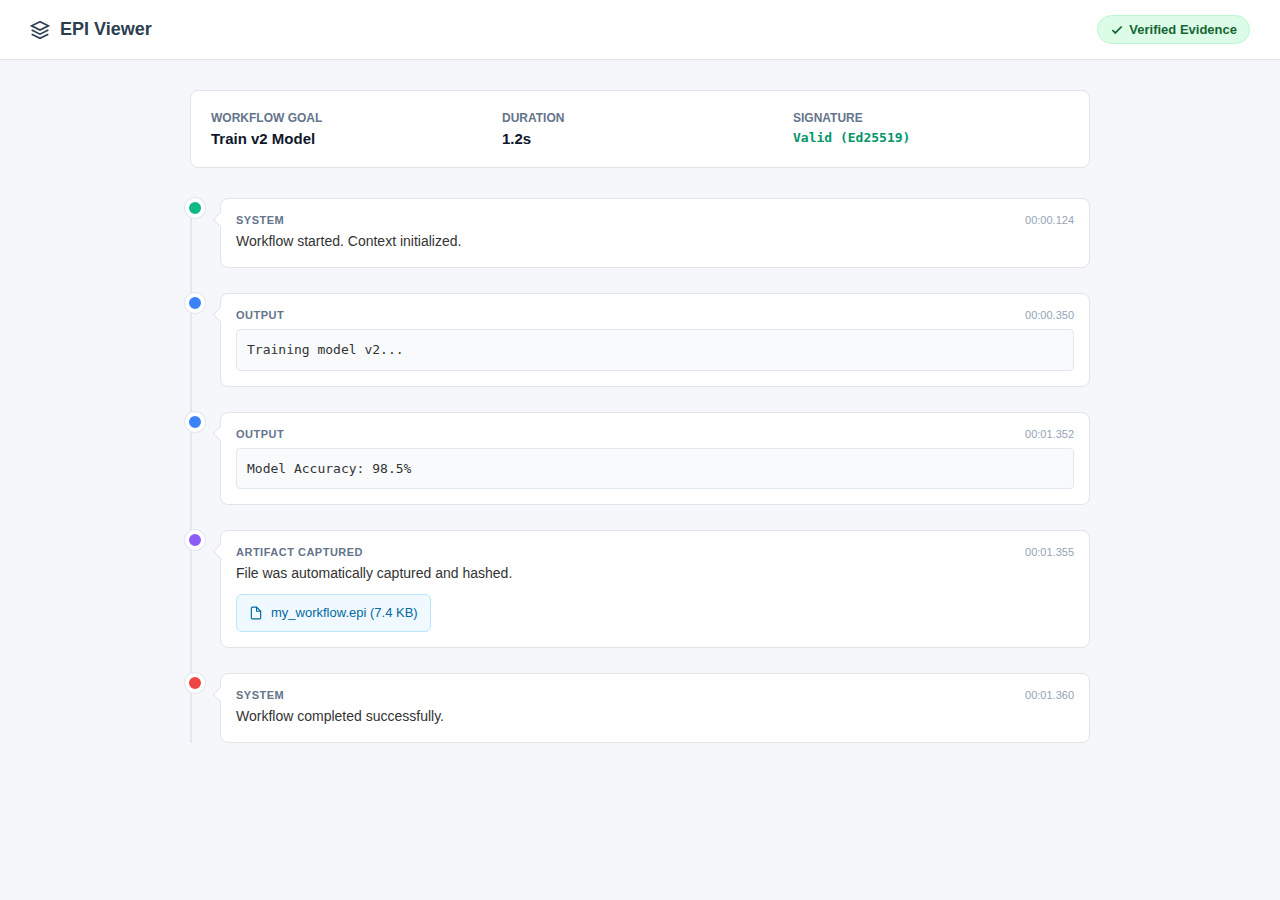
<file: demo_player.html>
<!DOCTYPE html>
<html lang="en">

<head>
    <meta charset="UTF-8">
    <meta name="viewport" content="width=device-width, initial-scale=1.0">
    <title>EPI Viewer - my_workflow.epi</title>
    <style>
        body {
            font-family: 'Segoe UI', sans-serif;
            margin: 0;
            padding: 0;
            background: #f5f7fa;
            color: #333;
        }

        .header {
            background: #fff;
            padding: 15px 30px;
            border-bottom: 1px solid #e1e4e8;
            display: flex;
            justify-content: space-between;
            align-items: center;
            box-shadow: 0 2px 4px rgba(0, 0, 0, 0.02);
        }

        .logo {
            font-weight: 700;
            font-size: 18px;
            color: #2c3e50;
            display: flex;
            align-items: center;
            gap: 10px;
        }

        .badge-verified {
            background: #dcfce7;
            color: #166534;
            padding: 6px 12px;
            border-radius: 20px;
            font-size: 13px;
            font-weight: 600;
            display: flex;
            align-items: center;
            gap: 5px;
            border: 1px solid #bbf7d0;
        }

        .container {
            max-width: 900px;
            margin: 30px auto;
            padding: 0 20px;
        }

        /* Metadata Card */
        .card {
            background: #fff;
            border-radius: 8px;
            border: 1px solid #e1e4e8;
            padding: 20px;
            margin-bottom: 20px;
        }

        .meta-grid {
            display: grid;
            grid-template-columns: repeat(3, 1fr);
            gap: 15px;
        }

        .meta-item h4 {
            margin: 0 0 5px 0;
            font-size: 12px;
            color: #64748b;
            text-transform: uppercase;
        }

        .meta-item p {
            margin: 0;
            font-size: 15px;
            font-weight: 600;
            color: #0f172a;
        }

        /* Timeline */
        .timeline {
            position: relative;
            padding-left: 30px;
            margin-top: 30px;
        }

        .timeline::before {
            content: '';
            position: absolute;
            left: 0;
            top: 10px;
            bottom: 0;
            width: 2px;
            background: #e2e8f0;
        }

        .event {
            position: relative;
            margin-bottom: 25px;
        }

        .event-dot {
            position: absolute;
            left: -35px;
            width: 12px;
            height: 12px;
            border-radius: 50%;
            background: #3b82f6;
            border: 4px solid #fff;
            box-shadow: 0 0 0 1px #e2e8f0;
        }

        .chat-bubble {
            background: #fff;
            border: 1px solid #e1e4e8;
            border-radius: 8px;
            padding: 15px;
            position: relative;
        }

        .chat-bubble::before {
            content: '';
            position: absolute;
            left: -6px;
            top: 15px;
            width: 10px;
            height: 10px;
            background: #fff;
            border-left: 1px solid #e1e4e8;
            border-bottom: 1px solid #e1e4e8;
            transform: rotate(45deg);
        }

        .role {
            font-size: 11px;
            font-weight: 700;
            color: #64748b;
            margin-bottom: 5px;
            text-transform: uppercase;
            letter-spacing: 0.5px;
        }

        .content {
            font-size: 14px;
            line-height: 1.5;
        }

        .code-block {
            background: #f8fafc;
            border: 1px solid #e2e8f0;
            padding: 10px;
            border-radius: 4px;
            font-family: 'Consolas', monospace;
            font-size: 13px;
            margin-top: 8px;
            overflow-x: auto;
        }

        .artifact-link {
            display: inline-flex;
            align-items: center;
            gap: 8px;
            background: #f0f9ff;
            color: #0369a1;
            padding: 8px 12px;
            border-radius: 6px;
            text-decoration: none;
            font-size: 13px;
            font-weight: 500;
            margin-top: 10px;
            border: 1px solid #bae6fd;
        }

        .timestamp {
            float: right;
            font-size: 11px;
            color: #94a3b8;
        }
    </style>
</head>

<body>

    <div class="header">
        <div class="logo">
            <svg width="20" height="20" viewBox="0 0 24 24" fill="none" stroke="currentColor" stroke-width="2">
                <path d="M12 2L2 7l10 5 10-5-10-5zM2 17l10 5 10-5M2 12l10 5 10-5" />
            </svg>
            EPI Viewer
        </div>
        <div class="badge-verified">
            <svg width="14" height="14" viewBox="0 0 24 24" fill="none" stroke="currentColor" stroke-width="3">
                <path d="M20 6L9 17l-5-5" />
            </svg>
            Verified Evidence
        </div>
    </div>

    <div class="container">
        <!-- Metadata -->
        <div class="card">
            <div class="meta-grid">
                <div class="meta-item">
                    <h4>Workflow Goal</h4>
                    <p>Train v2 Model</p>
                </div>
                <div class="meta-item">
                    <h4>Duration</h4>
                    <p>1.2s</p>
                </div>
                <div class="meta-item">
                    <h4>Signature</h4>
                    <p style="font-family: monospace; font-size: 13px; color: #059669;">Valid (Ed25519)</p>
                </div>
            </div>
        </div>

        <div class="timeline">
            <!-- Event 1: Start -->
            <div class="event">
                <div class="event-dot" style="background: #10b981;"></div>
                <div class="chat-bubble">
                    <span class="timestamp">00:00.124</span>
                    <div class="role">System</div>
                    <div class="content">Workflow started. Context initialized.</div>
                </div>
            </div>

            <!-- Event 2: User Code -->
            <div class="event">
                <div class="event-dot"></div>
                <div class="chat-bubble">
                    <span class="timestamp">00:00.350</span>
                    <div class="role">Output</div>
                    <div class="content">
                        <div class="code-block">Training model v2...</div>
                    </div>
                </div>
            </div>

            <!-- Event 3: User Code -->
            <div class="event">
                <div class="event-dot"></div>
                <div class="chat-bubble">
                    <span class="timestamp">00:01.352</span>
                    <div class="role">Output</div>
                    <div class="content">
                        <div class="code-block">Model Accuracy: 98.5%</div>
                    </div>
                </div>
            </div>

            <!-- Event 4: Artifact -->
            <div class="event">
                <div class="event-dot" style="background: #8b5cf6;"></div>
                <div class="chat-bubble">
                    <span class="timestamp">00:01.355</span>
                    <div class="role">Artifact Captured</div>
                    <div class="content">
                        File was automatically captured and hashed.
                        <br>
                        <a href="#" class="artifact-link">
                            <svg width="14" height="14" viewBox="0 0 24 24" fill="none" stroke="currentColor"
                                stroke-width="2">
                                <path d="M13 2H6a2 2 0 0 0-2 2v16a2 2 0 0 0 2 2h12a2 2 0 0 0 2-2V9z"></path>
                                <polyline points="13 2 13 9 20 9"></polyline>
                            </svg>
                            my_workflow.epi (7.4 KB)
                        </a>
                    </div>
                </div>
            </div>

            <!-- Event 5: End -->
            <div class="event">
                <div class="event-dot" style="background: #ef4444;"></div>
                <div class="chat-bubble">
                    <span class="timestamp">00:01.360</span>
                    <div class="role">System</div>
                    <div class="content">Workflow completed successfully.</div>
                </div>
            </div>
        </div>
    </div>

</body>

</html>
</file>
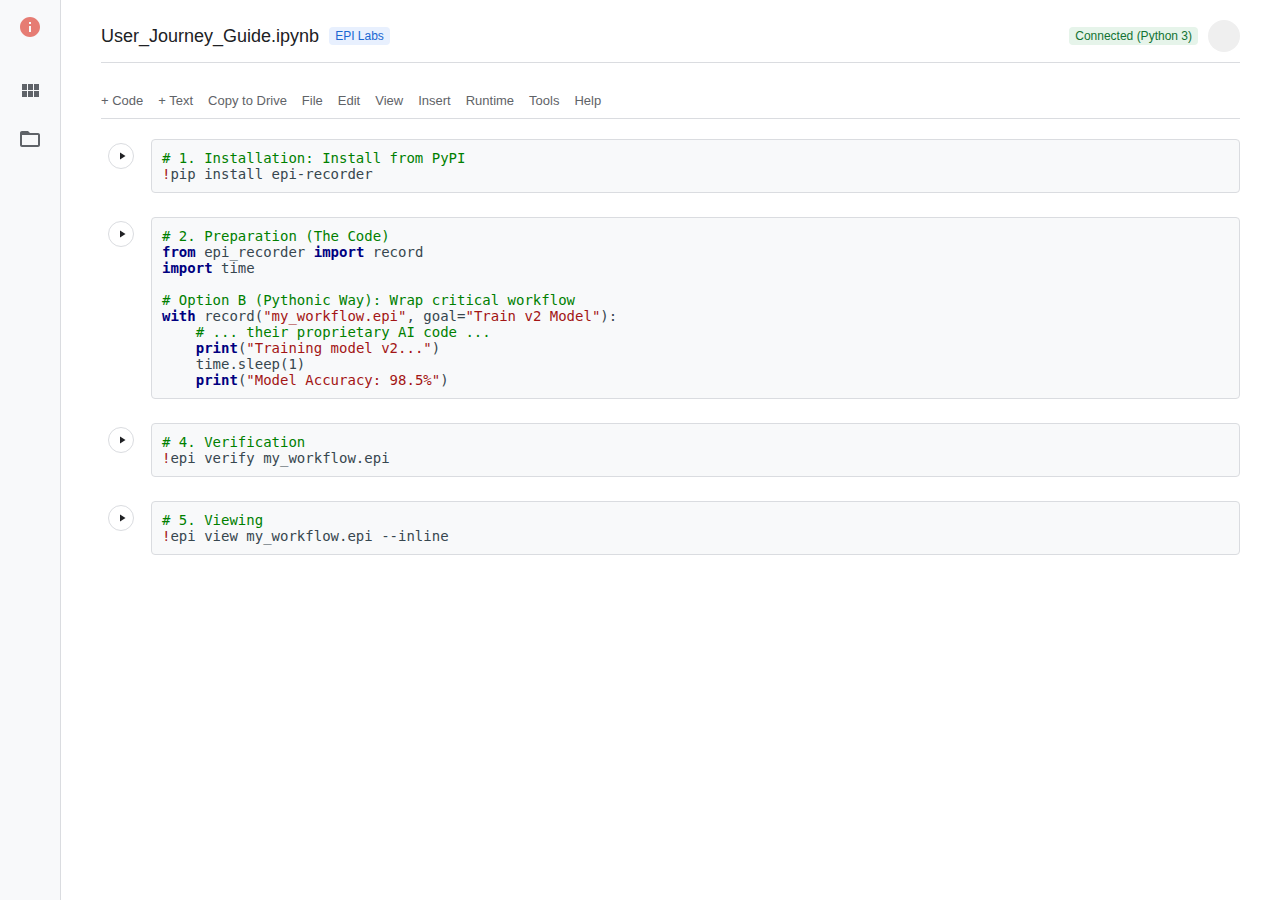
<file: mock_colab.html>
<!DOCTYPE html>
<html lang="en">

<head>
    <meta charset="UTF-8">
    <title>EPI Recorder - User Journey</title>
    <style>
        :root {
            --colab-bg: #fff;
            --colab-sidebar: #f8f9fa;
            --colab-text: #3c4043;
            --colab-cell-bg: #f8f9fa;
            --colab-code: #202124;
            --play-btn-hover: rgba(0, 0, 0, 0.1);
        }

        body {
            margin: 0;
            padding: 0;
            font-family: 'Roboto', arial, sans-serif;
            background: var(--colab-bg);
            color: var(--colab-text);
            display: flex;
            height: 100vh;
        }

        .sidebar {
            width: 60px;
            background: var(--colab-sidebar);
            border-right: 1px solid #dadce0;
            display: flex;
            flex-direction: column;
            align-items: center;
            padding-top: 15px;
        }

        .sidebar-icon {
            width: 24px;
            height: 24px;
            margin-bottom: 24px;
            fill: #5f6368;
            cursor: pointer;
        }

        .sidebar-icon.logo {
            fill: #e67c73;
            /* Colab orangeish */
            margin-bottom: 40px;
        }

        .main-content {
            flex: 1;
            overflow-y: auto;
            padding: 20px 40px;
        }

        .header {
            border-bottom: 1px solid #dadce0;
            padding-bottom: 10px;
            margin-bottom: 20px;
            display: flex;
            align-items: center;
            justify-content: space-between;
        }

        .notebook-title {
            font-size: 18px;
            color: #202124;
            display: flex;
            align-items: center;
            gap: 10px;
        }

        .badge {
            background: #e8f0fe;
            color: #1967d2;
            font-size: 12px;
            padding: 2px 6px;
            border-radius: 4px;
            font-weight: 500;
        }

        .toolbar {
            display: flex;
            gap: 15px;
            padding: 10px 0;
            border-bottom: 1px solid #dadce0;
            margin-bottom: 20px;
            font-size: 13px;
            color: #5f6368;
        }

        .toolbar-item {
            cursor: pointer;
        }

        .toolbar-item:hover {
            color: #202124;
        }

        /* Cells */
        .cell {
            margin-bottom: 24px;
            display: flex;
            gap: 10px;
        }

        .cell-gutter {
            width: 40px;
            display: flex;
            flex-direction: column;
            align-items: center;
            padding-top: 4px;
        }

        .play-btn {
            width: 24px;
            height: 24px;
            border-radius: 50%;
            cursor: pointer;
            border: 1px solid #dadce0;
            display: flex;
            align-items: center;
            justify-content: center;
            transition: background 0.2s;
            background: #fff;
        }

        .play-btn:hover {
            background: #f1f3f4;
            box-shadow: 0 1px 2px rgba(60, 64, 67, 0.3);
        }

        .play-icon {
            width: 12px;
            height: 12px;
            fill: #202124;
            margin-left: 2px;
            /* Visual center adjustment */
        }

        .spinner {
            border: 2px solid #f3f3f3;
            border-top: 2px solid #5f6368;
            border-radius: 50%;
            width: 14px;
            height: 14px;
            animation: spin 1s linear infinite;
            display: none;
        }

        @keyframes spin {
            0% {
                transform: rotate(0deg);
            }

            100% {
                transform: rotate(360deg);
            }
        }

        .cell-content {
            flex: 1;
        }

        .code-area {
            background: #f8f9fa;
            border: 1px solid #dadce0;
            border-radius: 4px;
            padding: 10px;
            font-family: 'Consolas', 'Monaco', monospace;
            font-size: 14px;
            color: #37474f;
            position: relative;
        }

        .code-area:focus-within {
            background: #fff;
            box-shadow: 0 1px 2px rgba(60, 64, 67, 0.3);
            border-color: #dadce0;
        }

        .python-kw {
            color: #000080;
            font-weight: bold;
        }

        .python-str {
            color: #a31515;
        }

        .python-comment {
            color: #008000;
        }

        .output-area {
            margin-top: 8px;
            font-family: 'Consolas', 'Monaco', monospace;
            font-size: 13px;
            white-space: pre-wrap;
            display: none;
            padding-left: 4px;
        }

        .stream-output {
            color: #202124;
        }

        .success-output {
            color: #0d652d;
            display: none;
        }

        .error-output {
            color: #d93025;
        }

        /* Mock Viewer iframe */
        #viewer-frame {
            width: 100%;
            height: 600px;
            border: 1px solid #dadce0;
            margin-top: 20px;
            border-radius: 8px;
            display: none;
        }
    </style>
</head>

<body>

    <div class="sidebar">
        <svg class="sidebar-icon logo" viewBox="0 0 24 24">
            <path
                d="M12 2C6.48 2 2 6.48 2 12s4.48 10 10 10 10-4.48 10-10S17.52 2 12 2zm1 15h-2v-6h2v6zm0-8h-2V7h2v2z" />
        </svg> <!-- Placeholder logo -->
        <svg class="sidebar-icon" viewBox="0 0 24 24">
            <path d="M4 11h5V5H4v6zm0 7h5v-6H4v6zm6 0h5v-6h-5v6zm6 0h5v-6h-5v6zm-6-7h5V5h-5v6zm6-6v6h5V5h-5z" />
        </svg>
        <svg class="sidebar-icon" viewBox="0 0 24 24">
            <path
                d="M20 6h-8l-2-2H4c-1.1 0-1.99.9-1.99 2L2 18c0 1.1.9 2 2 2h16c1.1 0 2-.9 2-2V8c0-1.1-.9-2-2-2zm0 12H4V8h16v10z" />
        </svg>
    </div>

    <div class="main-content">
        <div class="header">
            <div class="notebook-title">
                <span>User_Journey_Guide.ipynb</span>
                <span class="badge">EPI Labs</span>
            </div>
            <div style="display:flex; gap:10px; align-items:center;">
                <span class="badge" style="background:#e6f4ea; color:#137333;">Connected (Python 3)</span>
                <div style="width:32px; height:32px; background:#efefef; border-radius:50%;"></div>
            </div>
        </div>

        <div class="toolbar">
            <span class="toolbar-item">+ Code</span>
            <span class="toolbar-item">+ Text</span>
            <span class="toolbar-item">Copy to Drive</span>
            <span class="toolbar-item">File</span>
            <span class="toolbar-item">Edit</span>
            <span class="toolbar-item">View</span>
            <span class="toolbar-item">Insert</span>
            <span class="toolbar-item">Runtime</span>
            <span class="toolbar-item">Tools</span>
            <span class="toolbar-item">Help</span>
        </div>

        <!-- Cell 1: Install -->
        <div class="cell" id="cell-1">
            <div class="cell-gutter">
                <div class="play-btn" onclick="runCell(1)">
                    <svg class="play-icon" viewBox="0 0 24 24">
                        <path d="M8 5v14l11-7z" />
                    </svg>
                </div>
                <div class="spinner"></div>
            </div>
            <div class="cell-content">
                <div class="code-area">
                    <span class="python-comment"># 1. Installation: Install from PyPI</span><br>
                    <span class="python-str">!</span>pip install epi-recorder<br>
                </div>
                <div class="output-area">
                    <div class="stream-output">
                        Collecting epi-recorder
                        Downloading epi_recorder-0.1.0-py3-none-any.whl (12 kB)
                        Installing collected packages: epi-recorder
                        Successfully installed epi-recorder-0.1.0
                    </div>
                </div>
            </div>
        </div>

        <!-- Cell 2: Run Workflow -->
        <div class="cell" id="cell-2">
            <div class="cell-gutter">
                <div class="play-btn" onclick="runCell(2)">
                    <svg class="play-icon" viewBox="0 0 24 24">
                        <path d="M8 5v14l11-7z" />
                    </svg>
                </div>
                <div class="spinner"></div>
            </div>
            <div class="cell-content">
                <div class="code-area">
                    <span class="python-comment"># 2. Preparation (The Code)</span><br>
                    <span class="python-kw">from</span> epi_recorder <span class="python-kw">import</span> record<br>
                    <span class="python-kw">import</span> time<br>
                    <br>
                    <span class="python-comment"># Option B (Pythonic Way): Wrap critical workflow</span><br>
                    <span class="python-kw">with</span> record(<span class="python-str">"my_workflow.epi"</span>,
                    goal=<span class="python-str">"Train v2 Model"</span>):<br>
                    &nbsp;&nbsp;&nbsp;&nbsp;<span class="python-comment"># ... their proprietary AI code ...</span><br>
                    &nbsp;&nbsp;&nbsp;&nbsp;<span class="python-kw">print</span>(<span class="python-str">"Training
                        model v2..."</span>)<br>
                    &nbsp;&nbsp;&nbsp;&nbsp;time.sleep(1)<br>
                    &nbsp;&nbsp;&nbsp;&nbsp;<span class="python-kw">print</span>(<span class="python-str">"Model
                        Accuracy: 98.5%"</span>)
                </div>
                <div class="output-area">
                    <div class="stream-output">
                        Training model v2...
                        Model Accuracy: 98.5%
                        [EPI] 📹 Recording saved to: my_workflow.epi
                        [EPI] 🔐 Signed with Ed25519 key (Context: Local)
                    </div>
                </div>
            </div>
        </div>

        <!-- Cell 3: Verify -->
        <div class="cell" id="cell-3">
            <div class="cell-gutter">
                <div class="play-btn" onclick="runCell(3)">
                    <svg class="play-icon" viewBox="0 0 24 24">
                        <path d="M8 5v14l11-7z" />
                    </svg>
                </div>
                <div class="spinner"></div>
            </div>
            <div class="cell-content">
                <div class="code-area">
                    <span class="python-comment"># 4. Verification</span><br>
                    <span class="python-str">!</span>epi verify my_workflow.epi
                </div>
                <div class="output-area">
                    <div class="stream-output">
                        +-------------- [OK] EPI Verification Report --------------+
                        | File: my_workflow.epi |
                        | Trust Level: HIGH |
                        | Message: Cryptographically verified and integrity intact |
                        +----------------------------------------------------------+
                    </div>
                </div>
            </div>
        </div>

        <!-- Cell 4: View -->
        <div class="cell" id="cell-4">
            <div class="cell-gutter">
                <div class="play-btn" onclick="runCell(4)">
                    <svg class="play-icon" viewBox="0 0 24 24">
                        <path d="M8 5v14l11-7z" />
                    </svg>
                </div>
                <div class="spinner"></div>
            </div>
            <div class="cell-content">
                <div class="code-area">
                    <span class="python-comment"># 5. Viewing</span><br>
                    <span class="python-str">!</span>epi view my_workflow.epi --inline
                </div>
                <div class="output-area">
                    <div class="stream-output">Opening viewer in inline mode...</div>
                    <iframe id="viewer-frame" src="demo_player.html"></iframe>
                </div>
            </div>
        </div>

    </div>

    <script>
        function runCell(id) {
            const cell = document.getElementById('cell-' + id);
            const playBtn = cell.querySelector('.play-btn');
            const spinner = cell.querySelector('.spinner');
            const output = cell.querySelector('.output-area');
            const frame = cell.querySelector('#viewer-frame');

            // UI State: Running
            playBtn.style.display = 'none';
            spinner.style.display = 'block';
            if (output) output.style.display = 'none';

            // Simulate delay
            const delay = 800 + Math.random() * 1000;

            setTimeout(() => {
                // UI State: Done
                spinner.style.display = 'none';
                playBtn.style.display = 'flex';
                if (output) output.style.display = 'block';
                if (frame) frame.style.display = 'block';

                // Scroll to bottom if needed
                // window.scrollTo(0, document.body.scrollHeight);
            }, delay);
        }
    </script>
</body>

</html>
</file>
